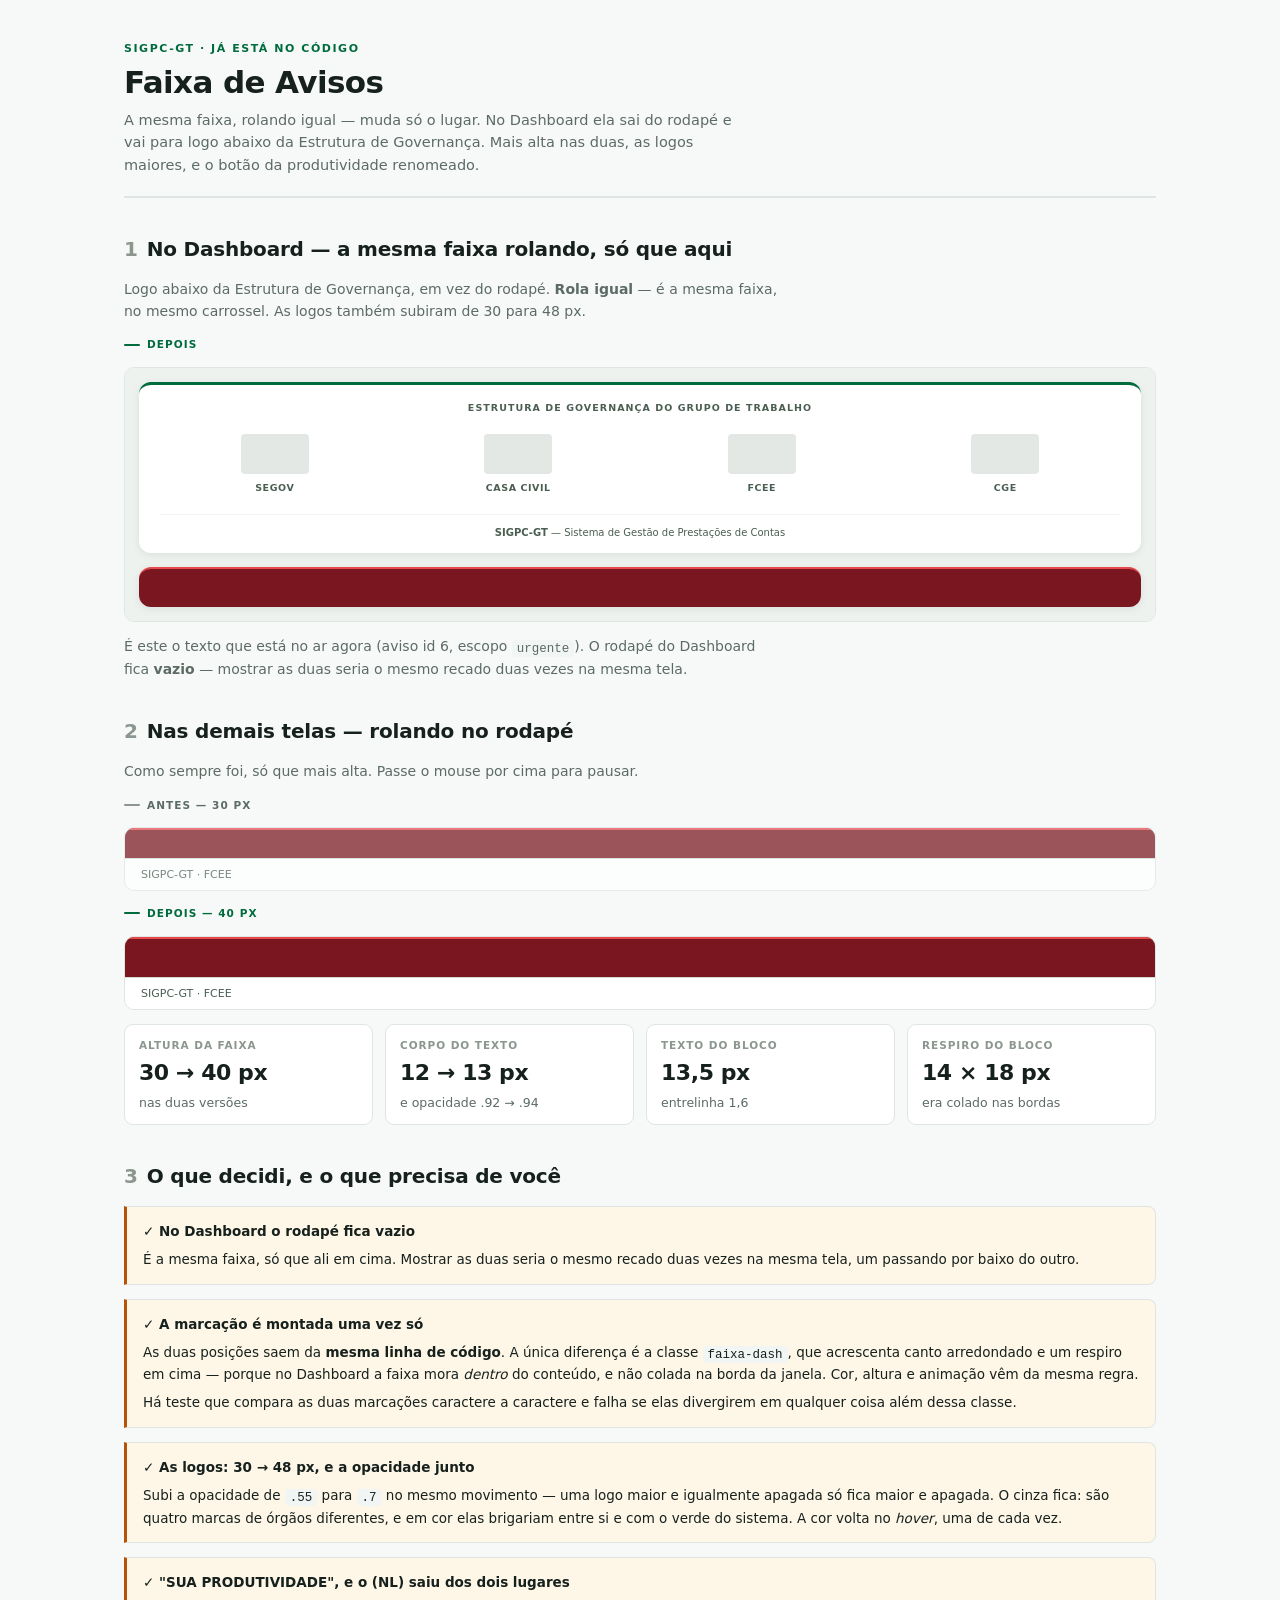
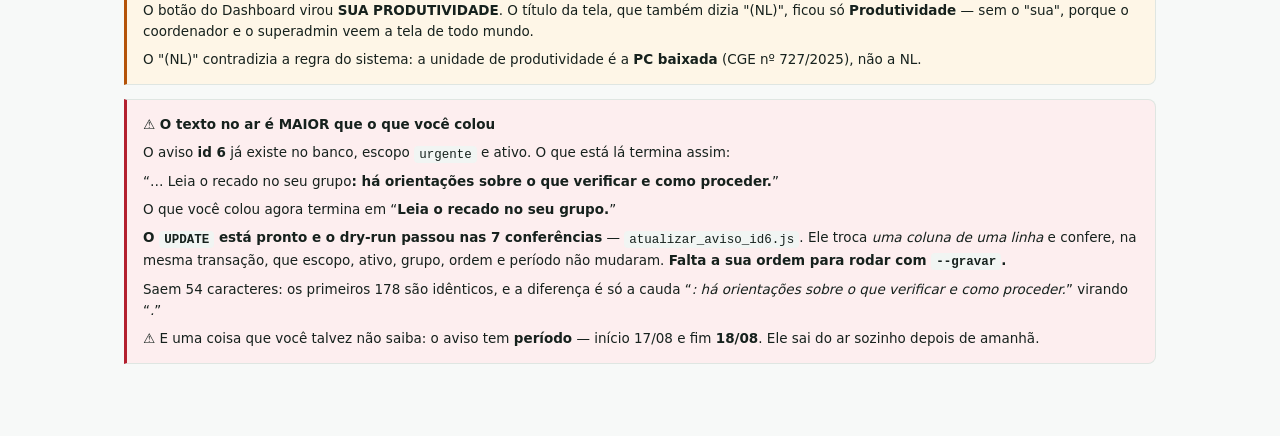
<file: MOCKUP_FAIXA.html>
<!DOCTYPE html>
<html lang="pt-BR">
<head>
<meta charset="UTF-8">
<meta name="viewport" content="width=device-width,initial-scale=1.0">
<title>Faixa de Avisos</title>
<style>
  :root{
    --pg-bg:#F7F9F8; --pg-card:#FFFFFF; --pg-linha:#DFE6E2;
    --pg-tx:#16211D; --pg-tx2:#5C6B64; --pg-tx3:#8B968F;
    --pg-verde:#006B3C; --pg-ambar:#B45309; --pg-ambar-bg:#FEF6E7;
    --pg-verm:#B3202F; --pg-verm-bg:#FDEEEF; --pg-cod:#F1F5F3;
  }
  @media (prefers-color-scheme: dark){
    :root:not([data-theme="light"]){
      --pg-bg:#0E1513; --pg-card:#161F1C; --pg-linha:#2A3733;
      --pg-tx:#E6EDEA; --pg-tx2:#9DAAA4; --pg-tx3:#6F7C76;
      --pg-verde:#3FBF80; --pg-ambar:#E9A03C; --pg-ambar-bg:#2A2114;
      --pg-verm:#F0808C; --pg-verm-bg:#2A1417; --pg-cod:#1D2926;
    }
  }
  :root[data-theme="dark"]{
    --pg-bg:#0E1513; --pg-card:#161F1C; --pg-linha:#2A3733;
    --pg-tx:#E6EDEA; --pg-tx2:#9DAAA4; --pg-tx3:#6F7C76;
    --pg-verde:#3FBF80; --pg-ambar:#E9A03C; --pg-ambar-bg:#2A2114;
    --pg-verm:#F0808C; --pg-verm-bg:#2A1417; --pg-cod:#1D2926;
  }
  *{box-sizing:border-box;}
  body{margin:0;background:var(--pg-bg);color:var(--pg-tx);
       font-family:system-ui,-apple-system,"Segoe UI",Roboto,sans-serif;font-size:15px;line-height:1.55;}
  .pg{max-width:1080px;margin:0 auto;padding:40px 24px 80px;display:flex;flex-direction:column;gap:36px;}
  .cab{display:flex;flex-direction:column;gap:8px;padding-bottom:20px;border-bottom:2px solid var(--pg-linha);}
  .cab .olho{font-size:11px;font-weight:700;letter-spacing:.14em;text-transform:uppercase;color:var(--pg-verde);}
  .cab h1{margin:0;font-size:31px;line-height:1.15;font-weight:800;letter-spacing:-.02em;text-wrap:balance;}
  .cab p{margin:0;max-width:66ch;color:var(--pg-tx2);font-size:14.5px;}
  section{display:flex;flex-direction:column;gap:14px;}
  h2{margin:0;font-size:20px;font-weight:800;letter-spacing:-.01em;}
  h2 .n{color:var(--pg-tx3);font-weight:700;margin-right:9px;}
  .sub{margin:0;color:var(--pg-tx2);font-size:14px;max-width:74ch;}
  .rot{display:inline-flex;align-items:center;gap:7px;align-self:flex-start;font-size:10.5px;
       font-weight:800;letter-spacing:.1em;text-transform:uppercase;color:var(--pg-tx2);}
  .rot::before{content:"";width:16px;height:2px;background:var(--pg-tx3);border-radius:2px;}
  .rot.dep{color:var(--pg-verde);} .rot.dep::before{background:var(--pg-verde);}
  .moldura{border:1px solid var(--pg-linha);border-radius:10px;overflow:hidden;background:#EDF2EE;}
  .moldura.pal{opacity:.72;}

  /* ══ a paleta real do SIGPC-GT, fixa nos dois temas ══ */
  .app{font-family:system-ui,-apple-system,"Segoe UI",Roboto,sans-serif;color:#1A2E22;background:#EDF2EE;padding:14px;}
  .gov-ft{background:#fff;border-radius:12px;box-shadow:0 2px 8px rgba(0,0,0,.08);
          border-top:3px solid #006B3C;padding:16px 20px 13px;}
  .gov-ft-hd{font-size:9.5px;font-weight:800;letter-spacing:.11em;text-transform:uppercase;
             color:#4A5E52;text-align:center;margin-bottom:13px;}
  .gov-ft-grid{display:grid;grid-template-columns:repeat(4,1fr);gap:12px;align-items:center;}
  .ft-lg{display:flex;flex-direction:column;align-items:center;gap:7px;padding:6px 8px;}
  .ft-lg .sel{width:68px;height:40px;border-radius:4px;background:#E3E8E5;}
  .ft-lg span{font-size:9.5px;font-weight:700;letter-spacing:.06em;text-transform:uppercase;color:#4A5E52;}
  .gov-ft-legal{margin-top:12px;padding-top:10px;border-top:1px solid #F2F5F3;text-align:center;
                font-size:10px;color:#4A5E52;line-height:1.5;}

  /* o BLOCO — como ficou no código */
  .faixa-bloco{margin-top:14px;background:#0F3D2E;border-radius:12px;border-top:3px solid #00A85E;
               box-shadow:0 2px 8px rgba(0,0,0,.08);padding:14px 18px;display:flex;flex-direction:column;gap:9px;}
  .faixa-bloco.urg{background:#7A1620;border-top-color:#E5484D;}
  .faixa-bloco-item{font-size:13.5px;line-height:1.6;color:rgba(255,255,255,.94);font-weight:600;
                    letter-spacing:.2px;white-space:normal;overflow-wrap:anywhere;}
  .faixa-urg-tag{background:#E5484D;color:#fff;font-size:9.5px;font-weight:800;border-radius:4px;
                 padding:1px 7px;margin-right:9px;}
  .faixa-bloco-item .faixa-urg-tag{vertical-align:2px;}

  /* a FAIXA do rodapé */
  .faixa{background:#0F3D2E;border-top:2px solid #006B3C;overflow:hidden;position:relative;
         height:40px;display:flex;align-items:center;}
  .faixa.urg{background:#7A1620;border-top-color:#E5484D;}
  .faixa.antiga{height:30px;}
  .faixa-dash{margin-top:14px;border-radius:12px;box-shadow:0 2px 8px rgba(0,0,0,.08);}
  .faixa-mv{display:inline-block;white-space:nowrap;padding-left:100%;
            animation:faixaRolar 34s linear infinite;font-size:13px;color:rgba(255,255,255,.94);
            font-weight:600;letter-spacing:.2px;}
  .faixa.antiga .faixa-mv{font-size:12px;color:rgba(255,255,255,.92);}
  .faixa:hover .faixa-mv{animation-play-state:paused;}
  .faixa-sep{opacity:.45;margin:0 22px;}
  @keyframes faixaRolar{from{transform:translateX(0)}to{transform:translateX(-100%)}}
  @media (prefers-reduced-motion: reduce){
    .faixa-mv{animation:none;padding-left:18px;white-space:normal;}
    .faixa{height:auto;padding:6px 0;}
  }
  .rodape-falso{background:#fff;border-top:1px solid #D0DDD5;padding:7px 16px;font-size:11px;color:#4A5E52;}

  .cx{border:1px solid var(--pg-linha);border-left:3px solid var(--pg-ambar);background:var(--pg-ambar-bg);
      border-radius:0 8px 8px 0;padding:14px 16px;display:flex;flex-direction:column;gap:7px;}
  .cx.dec{border-left-color:var(--pg-verm);background:var(--pg-verm-bg);}
  .cx h3{margin:0;font-size:13.5px;font-weight:800;}
  .cx p{margin:0;font-size:13.5px;}
  .cx ul{margin:2px 0 0;padding-left:19px;display:flex;flex-direction:column;gap:5px;}
  .cx li{font-size:13.5px;}
  code{font-family:ui-monospace,"Cascadia Mono",Consolas,monospace;font-size:12.5px;
       background:var(--pg-cod);padding:1.5px 5px;border-radius:4px;}
  .grade{display:grid;grid-template-columns:repeat(auto-fit,minmax(200px,1fr));gap:12px;}
  .fato{background:var(--pg-card);border:1px solid var(--pg-linha);border-radius:9px;padding:12px 14px;
        display:flex;flex-direction:column;gap:3px;}
  .fato .k{font-size:10.5px;font-weight:800;letter-spacing:.09em;text-transform:uppercase;color:var(--pg-tx3);}
  .fato .v{font-size:22px;font-weight:800;letter-spacing:-.02em;font-variant-numeric:tabular-nums;}
  .fato .d{font-size:12.5px;color:var(--pg-tx2);}
</style>

<div class="pg">

  <header class="cab">
    <div class="olho">SIGPC-GT · já está no código</div>
    <h1>Faixa de Avisos</h1>
    <p>A mesma faixa, rolando igual — muda só o lugar. No Dashboard ela sai do rodapé e vai
       para logo abaixo da Estrutura de Governança. Mais alta nas duas, as logos maiores, e o
       botão da produtividade renomeado.</p>
  </header>

  <section>
    <h2><span class="n">1</span>No Dashboard — a mesma faixa rolando, só que aqui</h2>
    <p class="sub">Logo abaixo da Estrutura de Governança, em vez do rodapé. <strong>Rola
       igual</strong> — é a mesma faixa, no mesmo carrossel. As logos também subiram de
       30 para 48 px.</p>

    <span class="rot dep">Depois</span>
    <div class="moldura">
      <div class="app">
        <div class="gov-ft">
          <div class="gov-ft-hd">Estrutura de Governança do Grupo de Trabalho</div>
          <div class="gov-ft-grid">
            <div class="ft-lg"><div class="sel"></div><span>SEGOV</span></div>
            <div class="ft-lg"><div class="sel"></div><span>Casa Civil</span></div>
            <div class="ft-lg"><div class="sel"></div><span>FCEE</span></div>
            <div class="ft-lg"><div class="sel"></div><span>CGE</span></div>
          </div>
          <div class="gov-ft-legal"><b>SIGPC-GT</b> — Sistema de Gestão de Prestações de Contas</div>
        </div>
        <div class="faixa urg faixa-dash" title="Passe o mouse para pausar e ler">
          <div class="faixa-mv"><span class="faixa-urg-tag">URGENTE</span>SISTEMA AJUSTADO E ATUALIZADO EM 16/08/2026 — Numeração das parciais corrigida e Controle Interno regularizado. Dê Ctrl+F5 para carregar a versão nova. Leia o recado no seu grupo: há orientações sobre o que verificar e como proceder.<span class="faixa-sep">•</span><span class="faixa-urg-tag">URGENTE</span>SISTEMA AJUSTADO E ATUALIZADO EM 16/08/2026 — Numeração das parciais corrigida e Controle Interno regularizado. Dê Ctrl+F5 para carregar a versão nova. Leia o recado no seu grupo: há orientações sobre o que verificar e como proceder.</div>
        </div>
      </div>
    </div>

    <p class="sub">É este o texto que está no ar agora (aviso id 6, escopo <code>urgente</code>).
       O rodapé do Dashboard fica <strong>vazio</strong> — mostrar as duas seria o mesmo recado
       duas vezes na mesma tela.</p>
  </section>

  <section>
    <h2><span class="n">2</span>Nas demais telas — rolando no rodapé</h2>
    <p class="sub">Como sempre foi, só que mais alta. Passe o mouse por cima para pausar.</p>

    <span class="rot">Antes — 30 px</span>
    <div class="moldura pal">
      <div class="app" style="padding:0;">
        <div class="faixa urg antiga" title="Passe o mouse para pausar e ler">
          <div class="faixa-mv"><span class="faixa-urg-tag">URGENTE</span>SISTEMA AJUSTADO E ATUALIZADO EM 16/08/2026 — Numeração das parciais corrigida e Controle Interno regularizado. Dê Ctrl+F5 para carregar a versão nova. Leia o recado no seu grupo: há orientações sobre o que verificar e como proceder.<span class="faixa-sep">•</span><span class="faixa-urg-tag">URGENTE</span>SISTEMA AJUSTADO E ATUALIZADO EM 16/08/2026 — Numeração das parciais corrigida e Controle Interno regularizado. Dê Ctrl+F5 para carregar a versão nova. Leia o recado no seu grupo: há orientações sobre o que verificar e como proceder.</div>
        </div>
        <div class="rodape-falso">SIGPC-GT · FCEE</div>
      </div>
    </div>

    <span class="rot dep">Depois — 40 px</span>
    <div class="moldura">
      <div class="app" style="padding:0;">
        <div class="faixa urg" title="Passe o mouse para pausar e ler">
          <div class="faixa-mv"><span class="faixa-urg-tag">URGENTE</span>SISTEMA AJUSTADO E ATUALIZADO EM 16/08/2026 — Numeração das parciais corrigida e Controle Interno regularizado. Dê Ctrl+F5 para carregar a versão nova. Leia o recado no seu grupo: há orientações sobre o que verificar e como proceder.<span class="faixa-sep">•</span><span class="faixa-urg-tag">URGENTE</span>SISTEMA AJUSTADO E ATUALIZADO EM 16/08/2026 — Numeração das parciais corrigida e Controle Interno regularizado. Dê Ctrl+F5 para carregar a versão nova. Leia o recado no seu grupo: há orientações sobre o que verificar e como proceder.</div>
        </div>
        <div class="rodape-falso">SIGPC-GT · FCEE</div>
      </div>
    </div>

    <div class="grade">
      <div class="fato"><span class="k">Altura da faixa</span><span class="v">30 → 40 px</span><span class="d">nas duas versões</span></div>
      <div class="fato"><span class="k">Corpo do texto</span><span class="v">12 → 13 px</span><span class="d">e opacidade .92 → .94</span></div>
      <div class="fato"><span class="k">Texto do bloco</span><span class="v">13,5 px</span><span class="d">entrelinha 1,6</span></div>
      <div class="fato"><span class="k">Respiro do bloco</span><span class="v">14 × 18 px</span><span class="d">era colado nas bordas</span></div>
    </div>
  </section>

  <section>
    <h2><span class="n">3</span>O que decidi, e o que precisa de você</h2>

    <div class="cx">
      <h3>✓ No Dashboard o rodapé fica vazio</h3>
      <p>É a mesma faixa, só que ali em cima. Mostrar as duas seria o mesmo recado duas vezes
         na mesma tela, um passando por baixo do outro.</p>
    </div>

    <div class="cx">
      <h3>✓ A marcação é montada uma vez só</h3>
      <p>As duas posições saem da <strong>mesma linha de código</strong>. A única diferença é
         a classe <code>faixa-dash</code>, que acrescenta canto arredondado e um respiro em
         cima — porque no Dashboard a faixa mora <em>dentro</em> do conteúdo, e não colada na
         borda da janela. Cor, altura e animação vêm da mesma regra.</p>
      <p>Há teste que compara as duas marcações caractere a caractere e falha se elas
         divergirem em qualquer coisa além dessa classe.</p>
    </div>

    <div class="cx">
      <h3>✓ As logos: 30 → 48 px, e a opacidade junto</h3>
      <p>Subi a opacidade de <code>.55</code> para <code>.7</code> no mesmo movimento — uma
         logo maior e igualmente apagada só fica maior e apagada. O cinza fica: são quatro
         marcas de órgãos diferentes, e em cor elas brigariam entre si e com o verde do
         sistema. A cor volta no <em>hover</em>, uma de cada vez.</p>
    </div>

    <div class="cx">
      <h3>✓ "SUA PRODUTIVIDADE", e o (NL) saiu dos dois lugares</h3>
      <p>O botão do Dashboard virou <strong>SUA PRODUTIVIDADE</strong>. O título da tela, que
         também dizia "(NL)", ficou só <strong>Produtividade</strong> — sem o "sua", porque o
         coordenador e o superadmin veem a tela de todo mundo.</p>
      <p>O "(NL)" contradizia a regra do sistema: a unidade de produtividade é a
         <strong>PC baixada</strong> (CGE nº 727/2025), não a NL.</p>
    </div>

    <div class="cx dec">
      <h3>⚠ O texto no ar é MAIOR que o que você colou</h3>
      <p>O aviso <strong>id 6</strong> já existe no banco, escopo <code>urgente</code> e ativo.
         O que está lá termina assim:</p>
      <p>“… Leia o recado no seu grupo<strong>: há orientações sobre o que verificar e como
         proceder.</strong>”</p>
      <p>O que você colou agora termina em “<strong>Leia o recado no seu grupo.</strong>”</p>
      <p><strong>O <code>UPDATE</code> está pronto e o dry-run passou nas 7 conferências</strong>
         — <code>atualizar_aviso_id6.js</code>. Ele troca <em>uma coluna de uma linha</em> e
         confere, na mesma transação, que escopo, ativo, grupo, ordem e período não mudaram.
         <strong>Falta a sua ordem para rodar com <code>--gravar</code>.</strong></p>
      <p>Saem 54 caracteres: os primeiros 178 são idênticos, e a diferença é só a cauda
         “<em>: há orientações sobre o que verificar e como proceder.</em>” virando “<em>.</em>”</p>
      <p>⚠️ E uma coisa que você talvez não saiba: o aviso tem <strong>período</strong> —
         início 17/08 e fim <strong>18/08</strong>. Ele sai do ar sozinho depois de amanhã.</p>
    </div>
  </section>

</div>

</html>
</file>
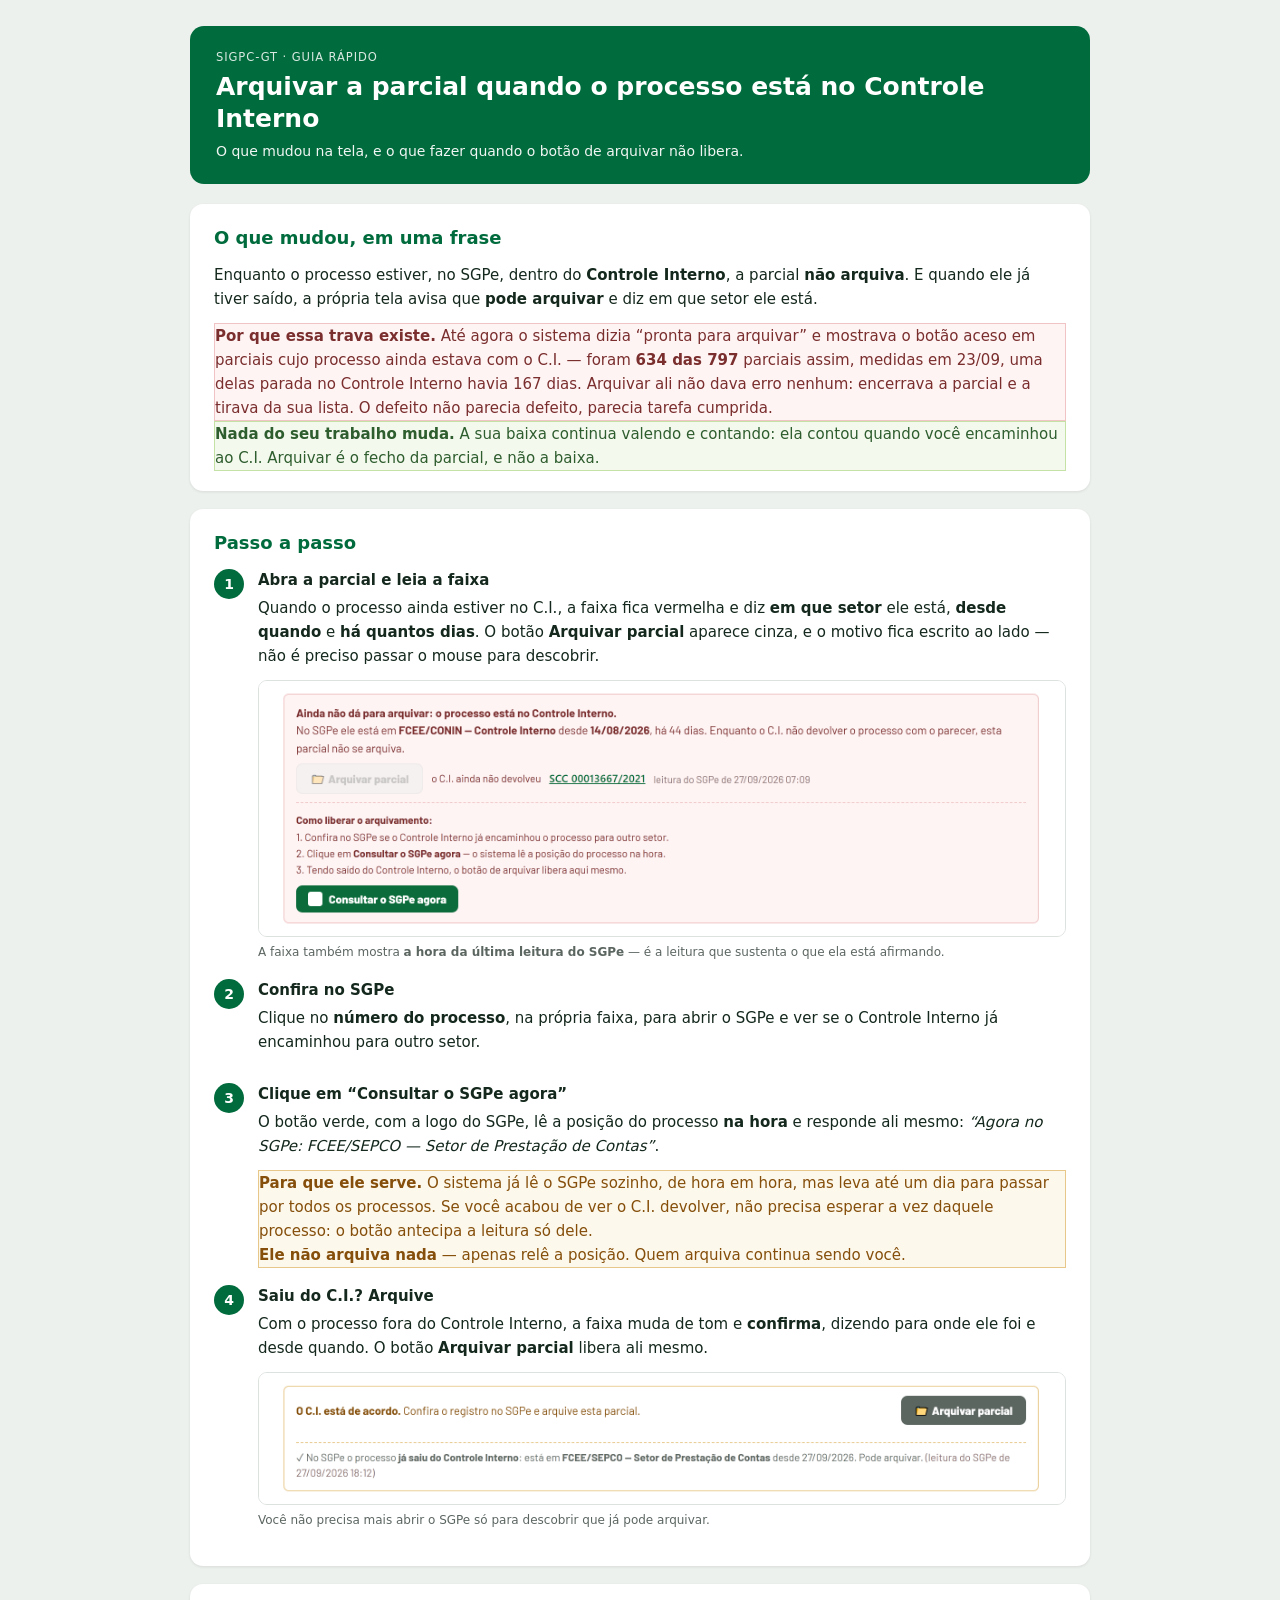
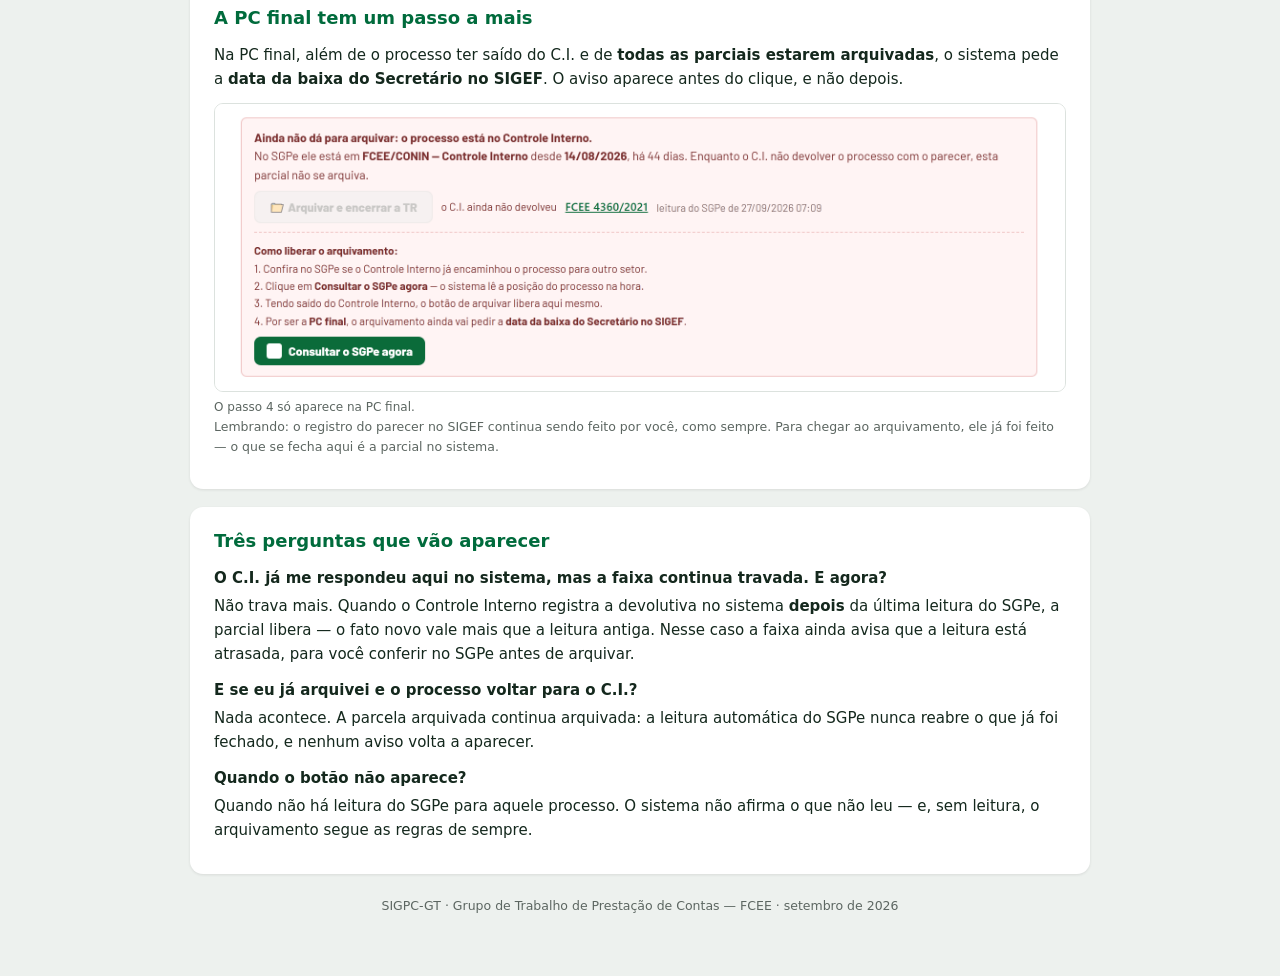
<file: assets/novidades/guia_arquivar_sgpe.html>
<!DOCTYPE html>
<html lang="pt-BR">
<head>
<meta charset="UTF-8">
<meta name="viewport" content="width=device-width,initial-scale=1">
<title>Arquivar a parcial quando o processo está no Controle Interno — SIGPC-GT</title>
<style>
  :root{--v:#006B3C;--t:#14281D;--ct:#5C6661;--cb:#DCE2DE;--f:#F4F7F5;--fundo:#EDF1EE;
        --vm:#7A2E2E;--vmf:#FFF4F4;--vmb:#F0C4C4;--am:#854F0B;--amb:#E8C88A;--amf:#FDF8EC}
  *{box-sizing:border-box}
  body{margin:0;padding:26px 16px 60px;background:var(--fundo);color:var(--t);
       font-family:"Barlow","Segoe UI",system-ui,sans-serif;font-size:15px;line-height:1.6}
  .caixa{max-width:900px;margin:0 auto}
  header{background:var(--v);color:#fff;border-radius:14px;padding:22px 26px;margin-bottom:20px}
  header .et{font-size:11.5px;letter-spacing:.08em;text-transform:uppercase;opacity:.85}
  header h1{margin:5px 0 6px;font-size:25px;line-height:1.25}
  header p{margin:0;font-size:14px;opacity:.94}
  .cartao{background:#fff;border-radius:13px;box-shadow:0 1px 3px rgba(0,0,0,.09);padding:20px 24px;margin-bottom:18px}
  h2{font-size:18px;margin:0 0 10px;color:var(--v)}
  h3{font-size:15px;margin:0 0 4px}
  p{margin:0 0 12px}
  .passo{display:flex;gap:14px;align-items:flex-start;margin-bottom:16px}
  .num{flex:0 0 30px;height:30px;border-radius:50%;background:var(--v);color:#fff;font-weight:800;
       display:inline-flex;align-items:center;justify-content:center;font-size:14px;margin-top:1px}
  .passo > div{flex:1 1 auto;min-width:0}
  figure{margin:10px 0 0}
  img{width:100%;height:auto;display:block;border:1px solid var(--cb);border-radius:9px;background:#fff}
  figcaption{font-size:12px;color:var(--ct);margin-top:6px}
  .box{border-radius:9px;padding:13px 16px;margin:14px 0;font-size:14px;line-height:1.55}
  .aviso{background:var(--vmf);border:1px solid var(--vmb);color:var(--vm)}
  .nota{background:var(--amf);border:1px solid var(--amb);color:var(--am)}
  .ok{background:#F4F9EE;border:1px solid #C5E1A5;color:#2E5D2E}
  ul{margin:8px 0 12px;padding-left:20px} li{margin:5px 0}
  .pq{font-size:12.5px;color:var(--ct)}
  .fim{text-align:center;font-size:12.5px;color:var(--ct);margin-top:22px}
  b.d{color:var(--vm)}
</style>
</head>
<body><div class="caixa">

<header>
  <div class="et">SIGPC-GT · Guia rápido</div>
  <h1>Arquivar a parcial quando o processo está no Controle Interno</h1>
  <p>O que mudou na tela, e o que fazer quando o botão de arquivar não libera.</p>
</header>

<div class="cartao">
  <h2>O que mudou, em uma frase</h2>
  <p>Enquanto o processo estiver, no SGPe, dentro do <b>Controle Interno</b>, a parcial
  <b>não arquiva</b>. E quando ele já tiver saído, a própria tela avisa que <b>pode arquivar</b> e
  diz em que setor ele está.</p>

  <div class="aviso">
    <b>Por que essa trava existe.</b> Até agora o sistema dizia “pronta para arquivar” e mostrava o
    botão aceso em parciais cujo processo ainda estava com o C.I. — foram <b>634 das 797</b> parciais
    assim, medidas em 23/09, uma delas parada no Controle Interno havia 167 dias. Arquivar ali não
    dava erro nenhum: encerrava a parcial e a tirava da sua lista. O defeito não parecia defeito,
    parecia tarefa cumprida.
  </div>

  <div class="ok">
    <b>Nada do seu trabalho muda.</b> A sua baixa continua valendo e contando: ela contou quando você
    encaminhou ao C.I. Arquivar é o fecho da parcial, e não a baixa.
  </div>
</div>

<div class="cartao">
  <h2>Passo a passo</h2>

  <div class="passo">
    <span class="num">1</span>
    <div>
      <h3>Abra a parcial e leia a faixa</h3>
      <p>Quando o processo ainda estiver no C.I., a faixa fica vermelha e diz <b>em que setor</b> ele
      está, <b>desde quando</b> e <b>há quantos dias</b>. O botão <b>Arquivar parcial</b> aparece
      cinza, e o motivo fica escrito ao lado — não é preciso passar o mouse para descobrir.</p>
      <figure>
        <img src="passo1_travada.png" alt="Faixa vermelha dizendo que o processo está no Controle Interno, com o botão de arquivar cinza e o passo a passo logo abaixo.">
        <figcaption>A faixa também mostra <b>a hora da última leitura do SGPe</b> — é a leitura que
        sustenta o que ela está afirmando.</figcaption>
      </figure>
    </div>
  </div>

  <div class="passo">
    <span class="num">2</span>
    <div>
      <h3>Confira no SGPe</h3>
      <p>Clique no <b>número do processo</b>, na própria faixa, para abrir o SGPe e ver se o Controle
      Interno já encaminhou para outro setor.</p>
    </div>
  </div>

  <div class="passo">
    <span class="num">3</span>
    <div>
      <h3>Clique em “Consultar o SGPe agora”</h3>
      <p>O botão verde, com a logo do SGPe, lê a posição do processo <b>na hora</b> e responde ali
      mesmo: <i>“Agora no SGPe: FCEE/SEPCO — Setor de Prestação de Contas”</i>.</p>
      <div class="nota">
        <b>Para que ele serve.</b> O sistema já lê o SGPe sozinho, de hora em hora, mas leva até um
        dia para passar por todos os processos. Se você acabou de ver o C.I. devolver, não precisa
        esperar a vez daquele processo: o botão antecipa a leitura só dele.
        <br><b>Ele não arquiva nada</b> — apenas relê a posição. Quem arquiva continua sendo você.
      </div>
    </div>
  </div>

  <div class="passo">
    <span class="num">4</span>
    <div>
      <h3>Saiu do C.I.? Arquive</h3>
      <p>Com o processo fora do Controle Interno, a faixa muda de tom e <b>confirma</b>, dizendo para
      onde ele foi e desde quando. O botão <b>Arquivar parcial</b> libera ali mesmo.</p>
      <figure>
        <img src="passo2_liberada.png" alt="Faixa confirmando que o processo já saiu do Controle Interno e está no Setor de Prestação de Contas, com o botão de arquivar liberado.">
        <figcaption>Você não precisa mais abrir o SGPe só para descobrir que já pode arquivar.</figcaption>
      </figure>
    </div>
  </div>
</div>

<div class="cartao">
  <h2>A PC final tem um passo a mais</h2>
  <p>Na PC final, além de o processo ter saído do C.I. e de <b>todas as parciais estarem arquivadas</b>,
  o sistema pede a <b>data da baixa do Secretário no SIGEF</b>. O aviso aparece antes do clique, e não
  depois.</p>
  <figure>
    <img src="passo3_final.png" alt="A mesma faixa na PC final, com um quarto passo avisando que o arquivamento vai pedir a data da baixa do Secretário no SIGEF.">
    <figcaption>O passo 4 só aparece na PC final.</figcaption>
  </figure>
  <p class="pq">Lembrando: o registro do parecer no SIGEF continua sendo feito por você, como sempre.
  Para chegar ao arquivamento, ele já foi feito — o que se fecha aqui é a parcial no sistema.</p>
</div>

<div class="cartao">
  <h2>Três perguntas que vão aparecer</h2>

  <h3>O C.I. já me respondeu aqui no sistema, mas a faixa continua travada. E agora?</h3>
  <p>Não trava mais. Quando o Controle Interno registra a devolutiva no sistema <b>depois</b> da última
  leitura do SGPe, a parcial libera — o fato novo vale mais que a leitura antiga. Nesse caso a faixa
  ainda avisa que a leitura está atrasada, para você conferir no SGPe antes de arquivar.</p>

  <h3>E se eu já arquivei e o processo voltar para o C.I.?</h3>
  <p>Nada acontece. A parcela arquivada continua arquivada: a leitura automática do SGPe nunca reabre
  o que já foi fechado, e nenhum aviso volta a aparecer.</p>

  <h3>Quando o botão não aparece?</h3>
  <p>Quando não há leitura do SGPe para aquele processo. O sistema não afirma o que não leu — e, sem
  leitura, o arquivamento segue as regras de sempre.</p>
</div>

<div class="fim">SIGPC-GT · Grupo de Trabalho de Prestação de Contas — FCEE · setembro de 2026</div>

</div></body></html>
</file>
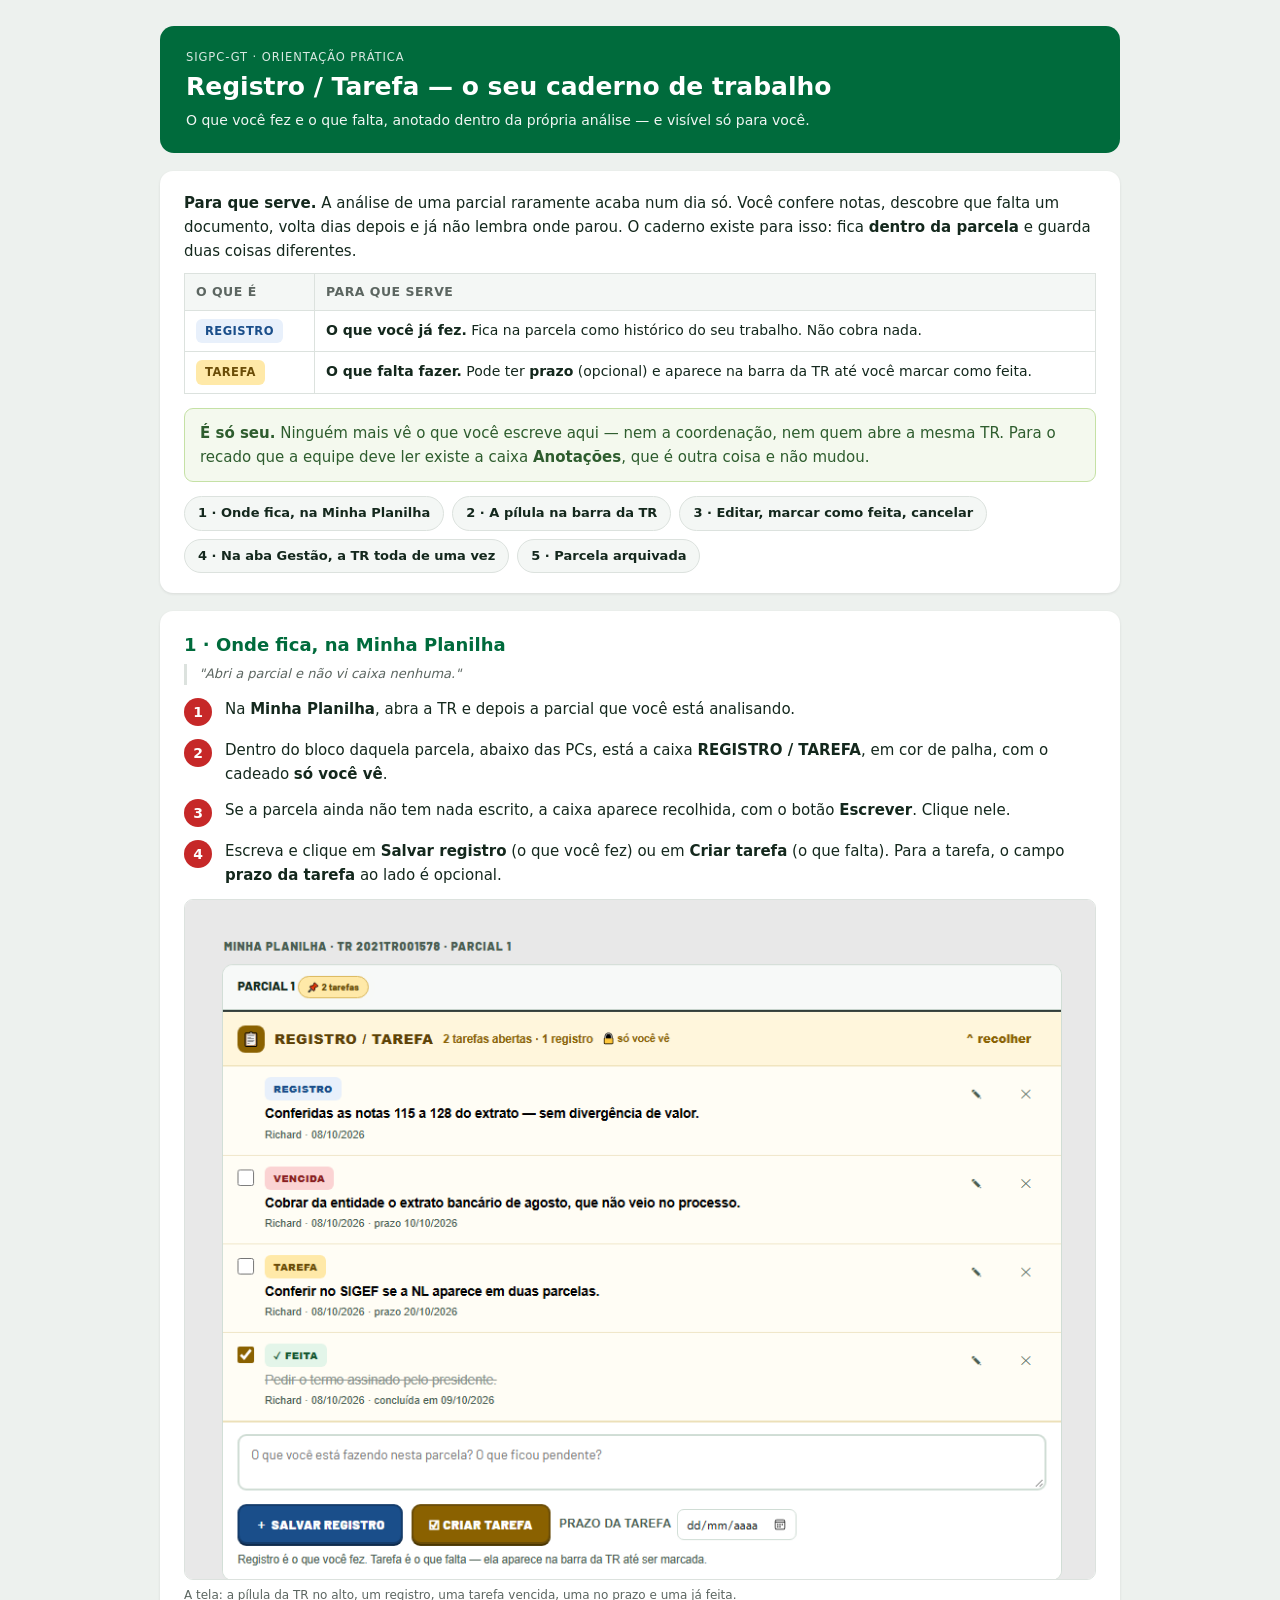
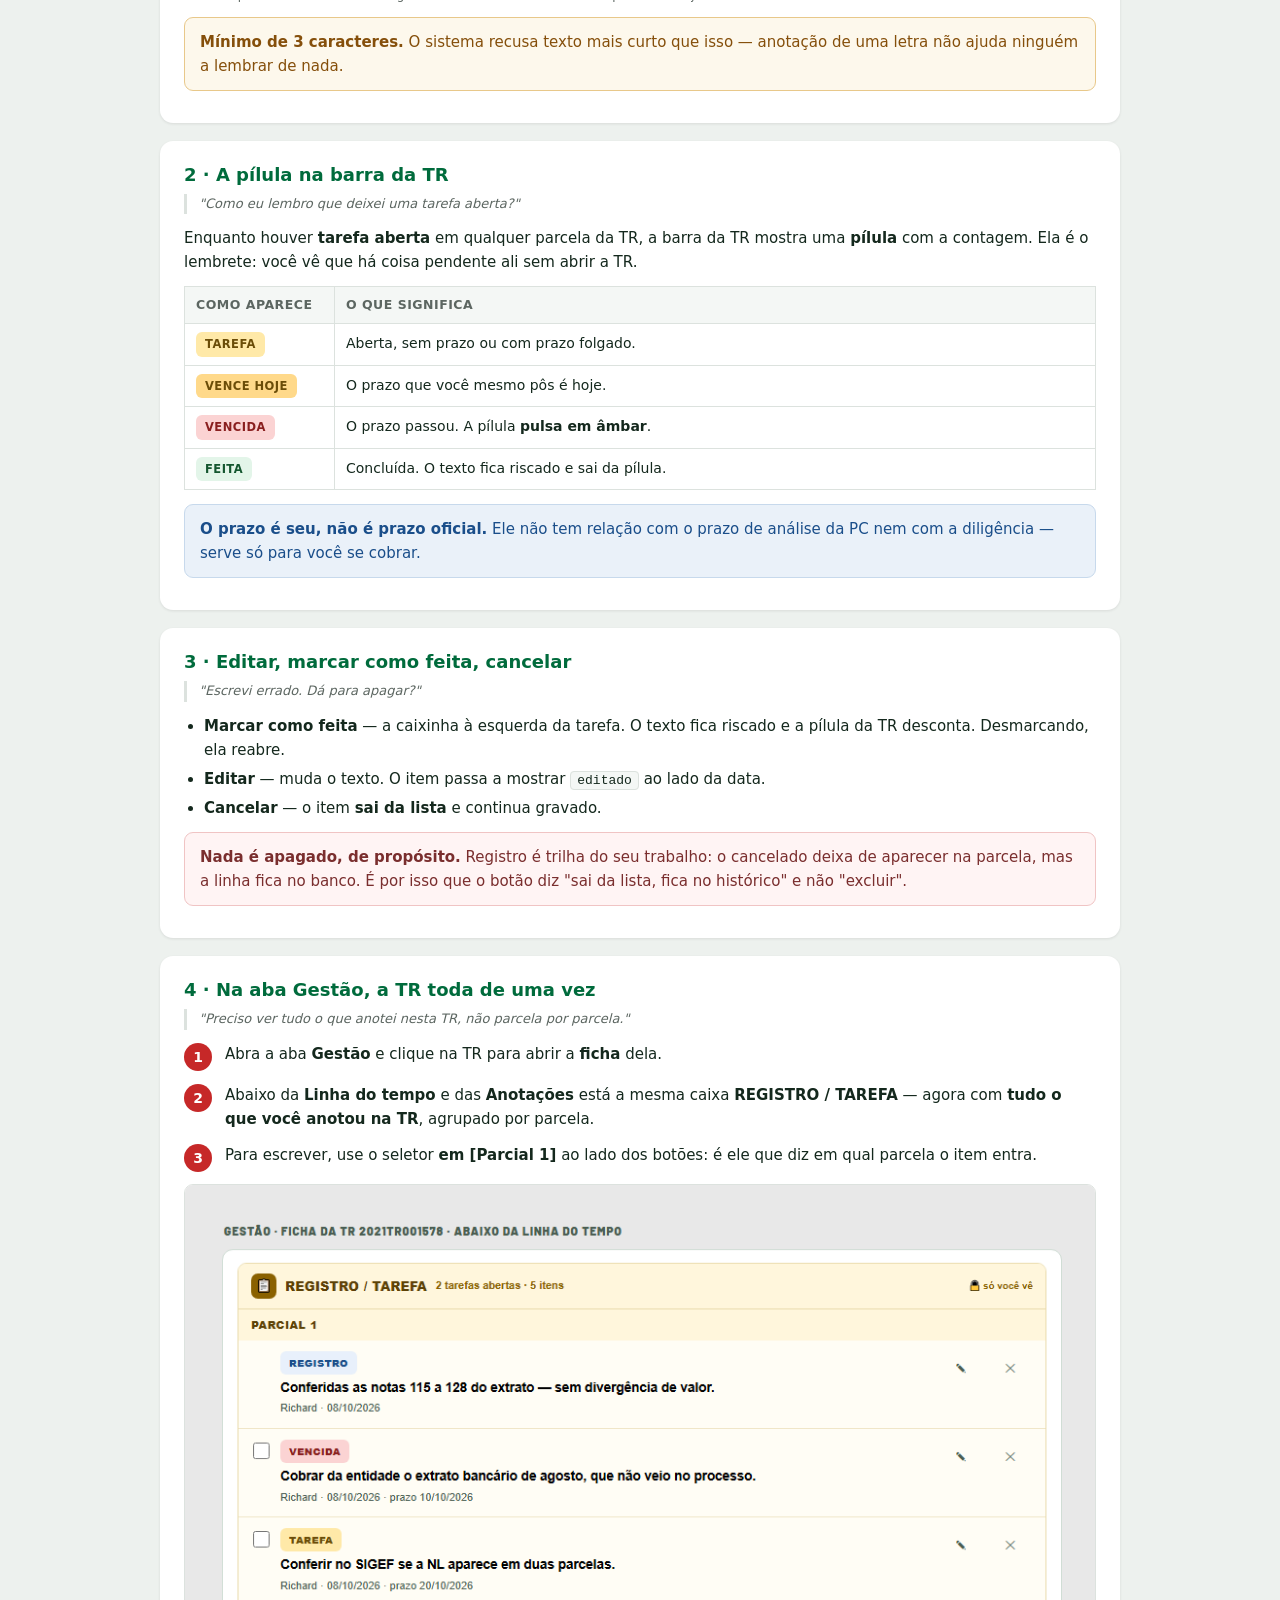
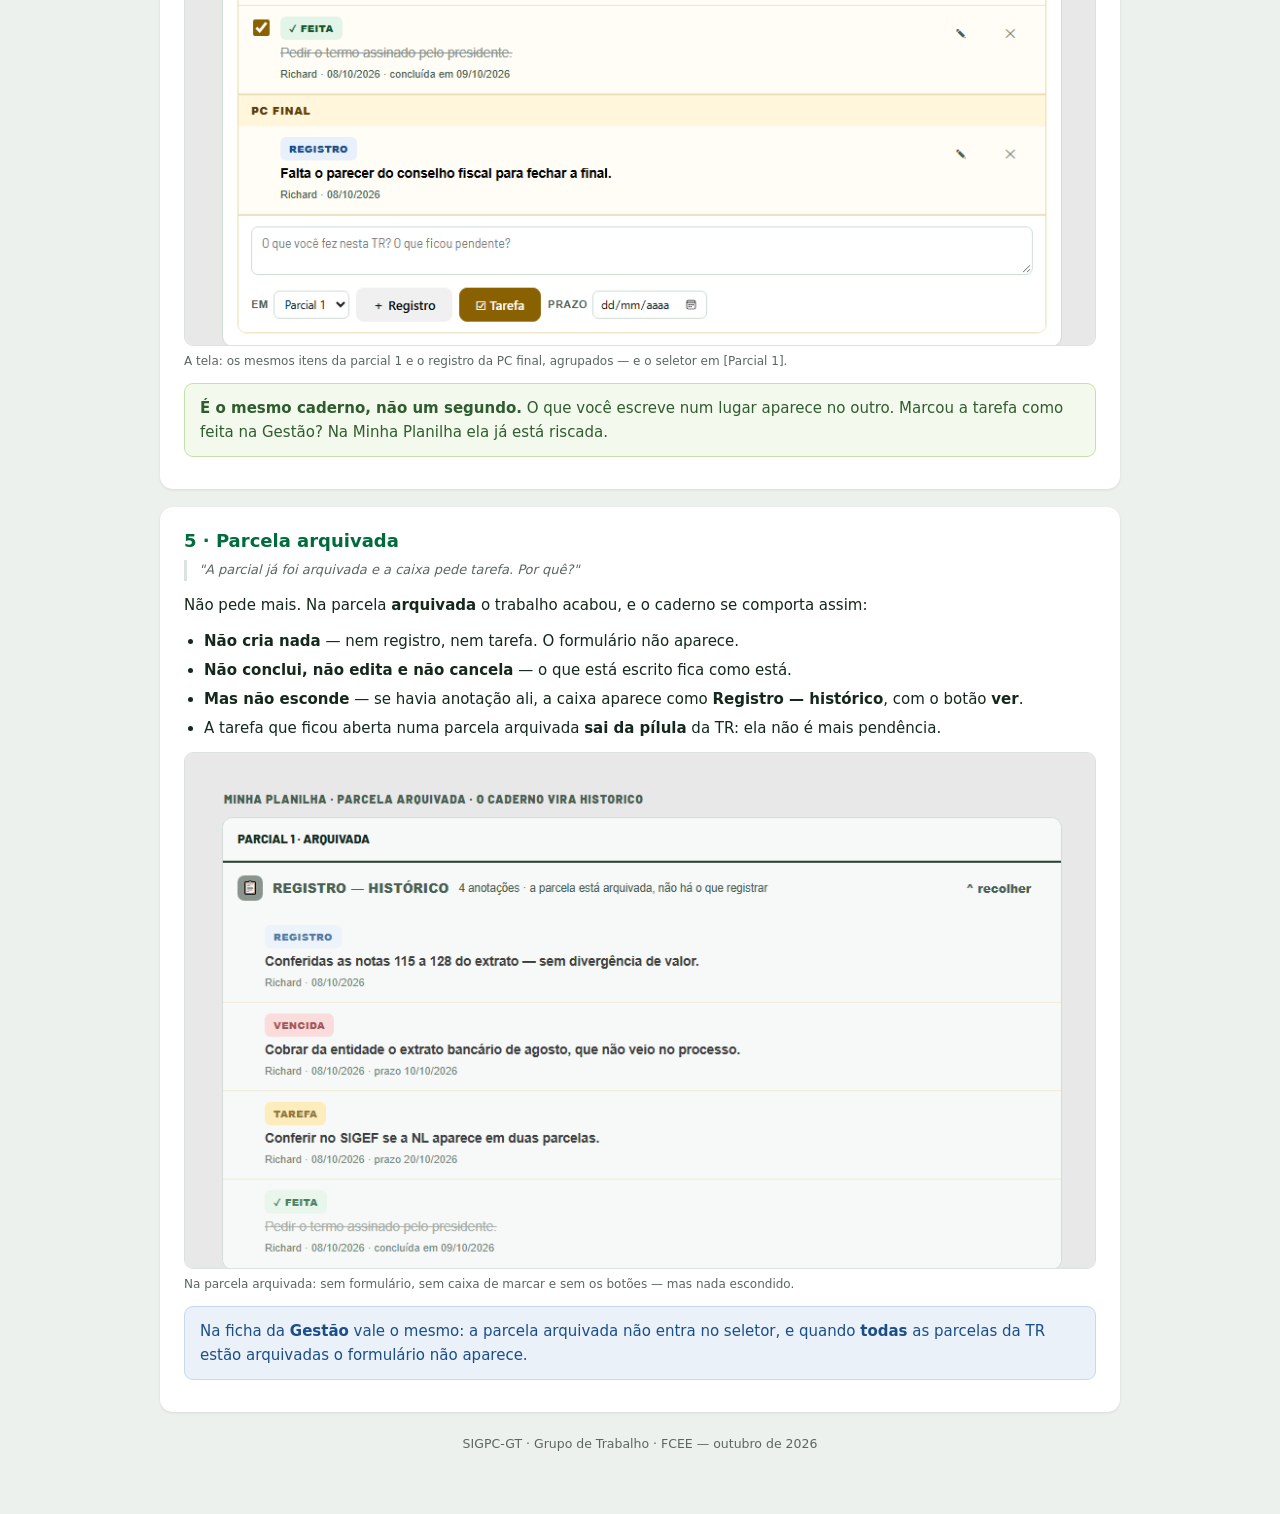
<file: assets/orientacoes/guia_registro_tarefa.html>
<!DOCTYPE html>
<html lang="pt-BR">
<head>
<meta charset="UTF-8">
<meta name="viewport" content="width=device-width,initial-scale=1">
<title>Registro / Tarefa — o caderno do analista — SIGPC-GT</title>
<style>
  :root{--v:#006B3C;--t:#14281D;--ct:#5C6661;--cb:#DCE2DE;--f:#F4F7F5;--fundo:#EDF1EE;
        --vm:#7A2E2E;--vmf:#FFF4F4;--vmb:#F0C4C4;--am:#854F0B;--amb:#E8C88A;--amf:#FDF8EC;
        --az:#1A4E8A;--azf:#EAF1F9;--azb:#C7D9EC}
  *{box-sizing:border-box}
  body{margin:0;padding:26px 16px 60px;background:var(--fundo);color:var(--t);
       font-family:"Barlow","Segoe UI",system-ui,sans-serif;font-size:15px;line-height:1.6}
  .caixa{max-width:960px;margin:0 auto}
  header{background:var(--v);color:#fff;border-radius:14px;padding:22px 26px;margin-bottom:18px}
  header .et{font-size:11.5px;letter-spacing:.08em;text-transform:uppercase;opacity:.85}
  header h1{margin:5px 0 6px;font-size:25px;line-height:1.25}
  header p{margin:0;font-size:14px;opacity:.94}
  .cartao{background:#fff;border-radius:13px;box-shadow:0 1px 3px rgba(0,0,0,.09);padding:20px 24px;margin-bottom:18px}
  h2{font-size:18px;margin:0 0 4px;color:var(--v)}
  .sit{font-size:13px;color:var(--ct);font-style:italic;margin:0 0 12px;padding-left:12px;border-left:3px solid var(--cb)}
  h3{font-size:15px;margin:16px 0 4px}
  p{margin:0 0 12px}
  .passo{display:flex;gap:13px;align-items:flex-start;margin-bottom:12px}
  .num{flex:0 0 28px;height:28px;border-radius:50%;background:#C62828;color:#fff;font-weight:800;
       display:inline-flex;align-items:center;justify-content:center;font-size:14px;margin-top:1px}
  .passo > div{flex:1 1 auto;min-width:0}
  figure{margin:12px 0 4px}
  img{width:100%;height:auto;display:block;border:1px solid var(--cb);border-radius:9px;background:#fff}
  figcaption{font-size:12px;color:var(--ct);margin-top:6px}
  .box{border-radius:9px;padding:12px 15px;margin:12px 0;font-size:14px;line-height:1.55}
  .aviso{background:var(--vmf);border:1px solid var(--vmb);color:var(--vm);border-radius:9px;padding:12px 15px;margin:12px 0}
  .nota{background:var(--amf);border:1px solid var(--amb);color:var(--am);border-radius:9px;padding:12px 15px;margin:12px 0}
  .ok{background:#F4F9EE;border:1px solid #C5E1A5;color:#2E5D2E;border-radius:9px;padding:12px 15px;margin:12px 0}
  .info{background:var(--azf);border:1px solid var(--azb);color:var(--az);border-radius:9px;padding:12px 15px;margin:12px 0}
  ul{margin:8px 0 12px;padding-left:20px} li{margin:5px 0}
  .fim{text-align:center;font-size:12.5px;color:var(--ct);margin-top:22px}
  .ind{display:flex;flex-wrap:wrap;gap:8px;margin:14px 0 0}
  .ind a{background:var(--f);border:1px solid var(--cb);border-radius:20px;padding:6px 13px;font-size:13px;
         color:var(--t);text-decoration:none;font-weight:600}
  code{background:var(--f);border:1px solid var(--cb);border-radius:4px;padding:1px 6px;font-size:13px}
  table{width:100%;border-collapse:collapse;margin:10px 0 14px;font-size:14px}
  th,td{border:1px solid var(--cb);padding:8px 11px;text-align:left;vertical-align:top}
  th{background:var(--f);font-size:12.5px;text-transform:uppercase;letter-spacing:.04em;color:var(--ct)}
  .pil{display:inline-block;font-size:11.5px;font-weight:800;padding:3px 9px;border-radius:6px;
       text-transform:uppercase;letter-spacing:.04em}
  .p-reg{background:#E8F0FB;color:#1A4E8A} .p-tar{background:#FFE9A8;color:#6B4D08}
  .p-hoje{background:#FFD98A;color:#6B4D08} .p-venc{background:#FBD3D3;color:#8A1F1F}
  .p-feita{background:#E3F5E9;color:#14562F}
</style>
</head>
<body><div class="caixa">

<header>
  <div class="et">SIGPC-GT · Orientação prática</div>
  <h1>Registro / Tarefa — o seu caderno de trabalho</h1>
  <p>O que você fez e o que falta, anotado dentro da própria análise — e visível só para você.</p>
</header>

<div class="cartao">
  <b>Para que serve.</b> A análise de uma parcial raramente acaba num dia só. Você confere notas,
  descobre que falta um documento, volta dias depois e já não lembra onde parou. O caderno existe
  para isso: fica <b>dentro da parcela</b> e guarda duas coisas diferentes.
  <table>
    <tr><th style="width:130px">O que é</th><th>Para que serve</th></tr>
    <tr><td><span class="pil p-reg">Registro</span></td>
        <td><b>O que você já fez.</b> Fica na parcela como histórico do seu trabalho. Não cobra nada.</td></tr>
    <tr><td><span class="pil p-tar">Tarefa</span></td>
        <td><b>O que falta fazer.</b> Pode ter <b>prazo</b> (opcional) e aparece na barra da TR
        até você marcar como feita.</td></tr>
  </table>
  <div class="ok"><b>É só seu.</b> Ninguém mais vê o que você escreve aqui — nem a coordenação,
  nem quem abre a mesma TR. Para o recado que a equipe deve ler existe a caixa <b>Anotações</b>,
  que é outra coisa e não mudou.</div>
  <div class="ind">
    <a href="#s1">1 · Onde fica, na Minha Planilha</a>
    <a href="#s2">2 · A pílula na barra da TR</a>
    <a href="#s3">3 · Editar, marcar como feita, cancelar</a>
    <a href="#s4">4 · Na aba Gestão, a TR toda de uma vez</a>
    <a href="#s5">5 · Parcela arquivada</a>
  </div>
</div>

<div class="cartao" id="s1">
  <h2>1 · Onde fica, na Minha Planilha</h2>
  <p class="sit">"Abri a parcial e não vi caixa nenhuma."</p>
  <div class="passo"><span class="num">1</span><div>Na <b>Minha Planilha</b>, abra a TR e depois a
    parcial que você está analisando.</div></div>
  <div class="passo"><span class="num">2</span><div>Dentro do bloco daquela parcela, abaixo das PCs,
    está a caixa <b>REGISTRO / TAREFA</b>, em cor de palha, com o cadeado <b>só você vê</b>.</div></div>
  <div class="passo"><span class="num">3</span><div>Se a parcela ainda não tem nada escrito, a caixa
    aparece recolhida, com o botão <b>Escrever</b>. Clique nele.</div></div>
  <div class="passo"><span class="num">4</span><div>Escreva e clique em <b>Salvar registro</b>
    (o que você fez) ou em <b>Criar tarefa</b> (o que falta). Para a tarefa, o campo
    <b>prazo da tarefa</b> ao lado é opcional.</div></div>
  <figure>
    <img src="tela_parcela.png" alt="A caixa Registro / Tarefa na parcela, na Minha Planilha">
    <figcaption>A tela: a pílula da TR no alto, um registro, uma tarefa vencida, uma no prazo e uma já feita.</figcaption>
  </figure>
  <div class="nota"><b>Mínimo de 3 caracteres.</b> O sistema recusa texto mais curto que isso —
  anotação de uma letra não ajuda ninguém a lembrar de nada.</div>
</div>

<div class="cartao" id="s2">
  <h2>2 · A pílula na barra da TR</h2>
  <p class="sit">"Como eu lembro que deixei uma tarefa aberta?"</p>
  <p>Enquanto houver <b>tarefa aberta</b> em qualquer parcela da TR, a barra da TR mostra uma
  <b>pílula</b> com a contagem. Ela é o lembrete: você vê que há coisa pendente ali sem abrir a TR.</p>
  <table>
    <tr><th style="width:150px">Como aparece</th><th>O que significa</th></tr>
    <tr><td><span class="pil p-tar">Tarefa</span></td><td>Aberta, sem prazo ou com prazo folgado.</td></tr>
    <tr><td><span class="pil p-hoje">Vence hoje</span></td><td>O prazo que você mesmo pôs é hoje.</td></tr>
    <tr><td><span class="pil p-venc">Vencida</span></td><td>O prazo passou. A pílula <b>pulsa em âmbar</b>.</td></tr>
    <tr><td><span class="pil p-feita">feita</span></td><td>Concluída. O texto fica riscado e sai da pílula.</td></tr>
  </table>
  <div class="info"><b>O prazo é seu, não é prazo oficial.</b> Ele não tem relação com o prazo de
  análise da PC nem com a diligência — serve só para você se cobrar.</div>
</div>

<div class="cartao" id="s3">
  <h2>3 · Editar, marcar como feita, cancelar</h2>
  <p class="sit">"Escrevi errado. Dá para apagar?"</p>
  <ul>
    <li><b>Marcar como feita</b> — a caixinha à esquerda da tarefa. O texto fica riscado e a
    pílula da TR desconta. Desmarcando, ela reabre.</li>
    <li><b>Editar</b> — muda o texto. O item passa a mostrar <code>editado</code> ao lado da data.</li>
    <li><b>Cancelar</b> — o item <b>sai da lista</b> e continua gravado.</li>
  </ul>
  <div class="aviso"><b>Nada é apagado, de propósito.</b> Registro é trilha do seu trabalho: o
  cancelado deixa de aparecer na parcela, mas a linha fica no banco. É por isso que o botão diz
  "sai da lista, fica no histórico" e não "excluir".</div>
</div>

<div class="cartao" id="s4">
  <h2>4 · Na aba Gestão, a TR toda de uma vez</h2>
  <p class="sit">"Preciso ver tudo o que anotei nesta TR, não parcela por parcela."</p>
  <div class="passo"><span class="num">1</span><div>Abra a aba <b>Gestão</b> e clique na TR para
    abrir a <b>ficha</b> dela.</div></div>
  <div class="passo"><span class="num">2</span><div>Abaixo da <b>Linha do tempo</b> e das
    <b>Anotações</b> está a mesma caixa <b>REGISTRO / TAREFA</b> — agora com <b>tudo o que você
    anotou na TR</b>, agrupado por parcela.</div></div>
  <div class="passo"><span class="num">3</span><div>Para escrever, use o seletor
    <b>em [Parcial 1]</b> ao lado dos botões: é ele que diz em qual parcela o item entra.</div></div>
  <figure>
    <img src="tela_gestao.png" alt="O caderno na ficha da TR, na aba Gestão">
    <figcaption>A tela: os mesmos itens da parcial 1 e o registro da PC final, agrupados — e o seletor em [Parcial 1].</figcaption>
  </figure>
  <div class="ok"><b>É o mesmo caderno, não um segundo.</b> O que você escreve num lugar aparece
  no outro. Marcou a tarefa como feita na Gestão? Na Minha Planilha ela já está riscada.</div>
</div>

<div class="cartao" id="s5">
  <h2>5 · Parcela arquivada</h2>
  <p class="sit">"A parcial já foi arquivada e a caixa pede tarefa. Por quê?"</p>
  <p>Não pede mais. Na parcela <b>arquivada</b> o trabalho acabou, e o caderno se comporta assim:</p>
  <ul>
    <li><b>Não cria nada</b> — nem registro, nem tarefa. O formulário não aparece.</li>
    <li><b>Não conclui, não edita e não cancela</b> — o que está escrito fica como está.</li>
    <li><b>Mas não esconde</b> — se havia anotação ali, a caixa aparece como
    <b>Registro — histórico</b>, com o botão <b>ver</b>.</li>
    <li>A tarefa que ficou aberta numa parcela arquivada <b>sai da pílula</b> da TR: ela não é
    mais pendência.</li>
  </ul>
  <figure>
    <img src="tela_arquivada.png" alt="A caixa na parcela arquivada, só histórico">
    <figcaption>Na parcela arquivada: sem formulário, sem caixa de marcar e sem os botões — mas nada escondido.</figcaption>
  </figure>
  <div class="info">Na ficha da <b>Gestão</b> vale o mesmo: a parcela arquivada não entra no
  seletor, e quando <b>todas</b> as parcelas da TR estão arquivadas o formulário não aparece.</div>
</div>

<div class="fim">SIGPC-GT · Grupo de Trabalho · FCEE — outubro de 2026</div>

</div></body>
</html>
</file>
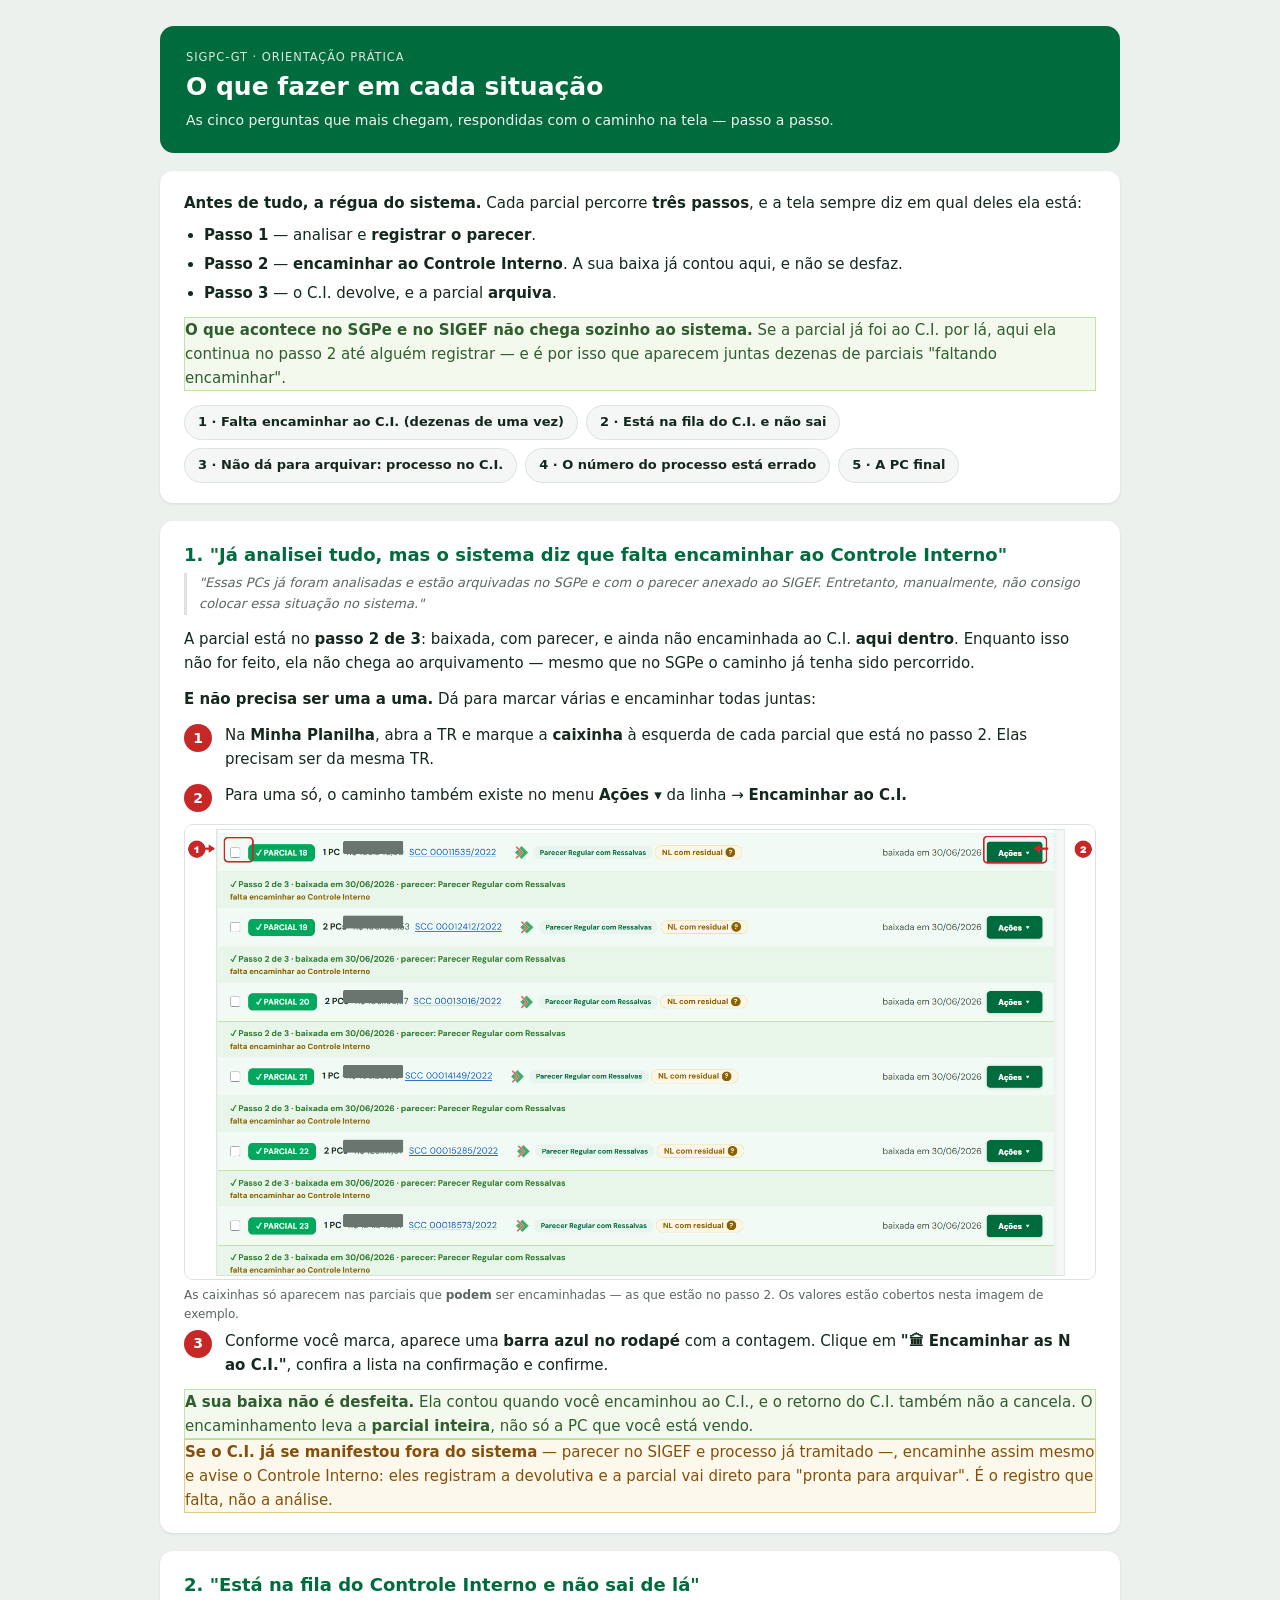
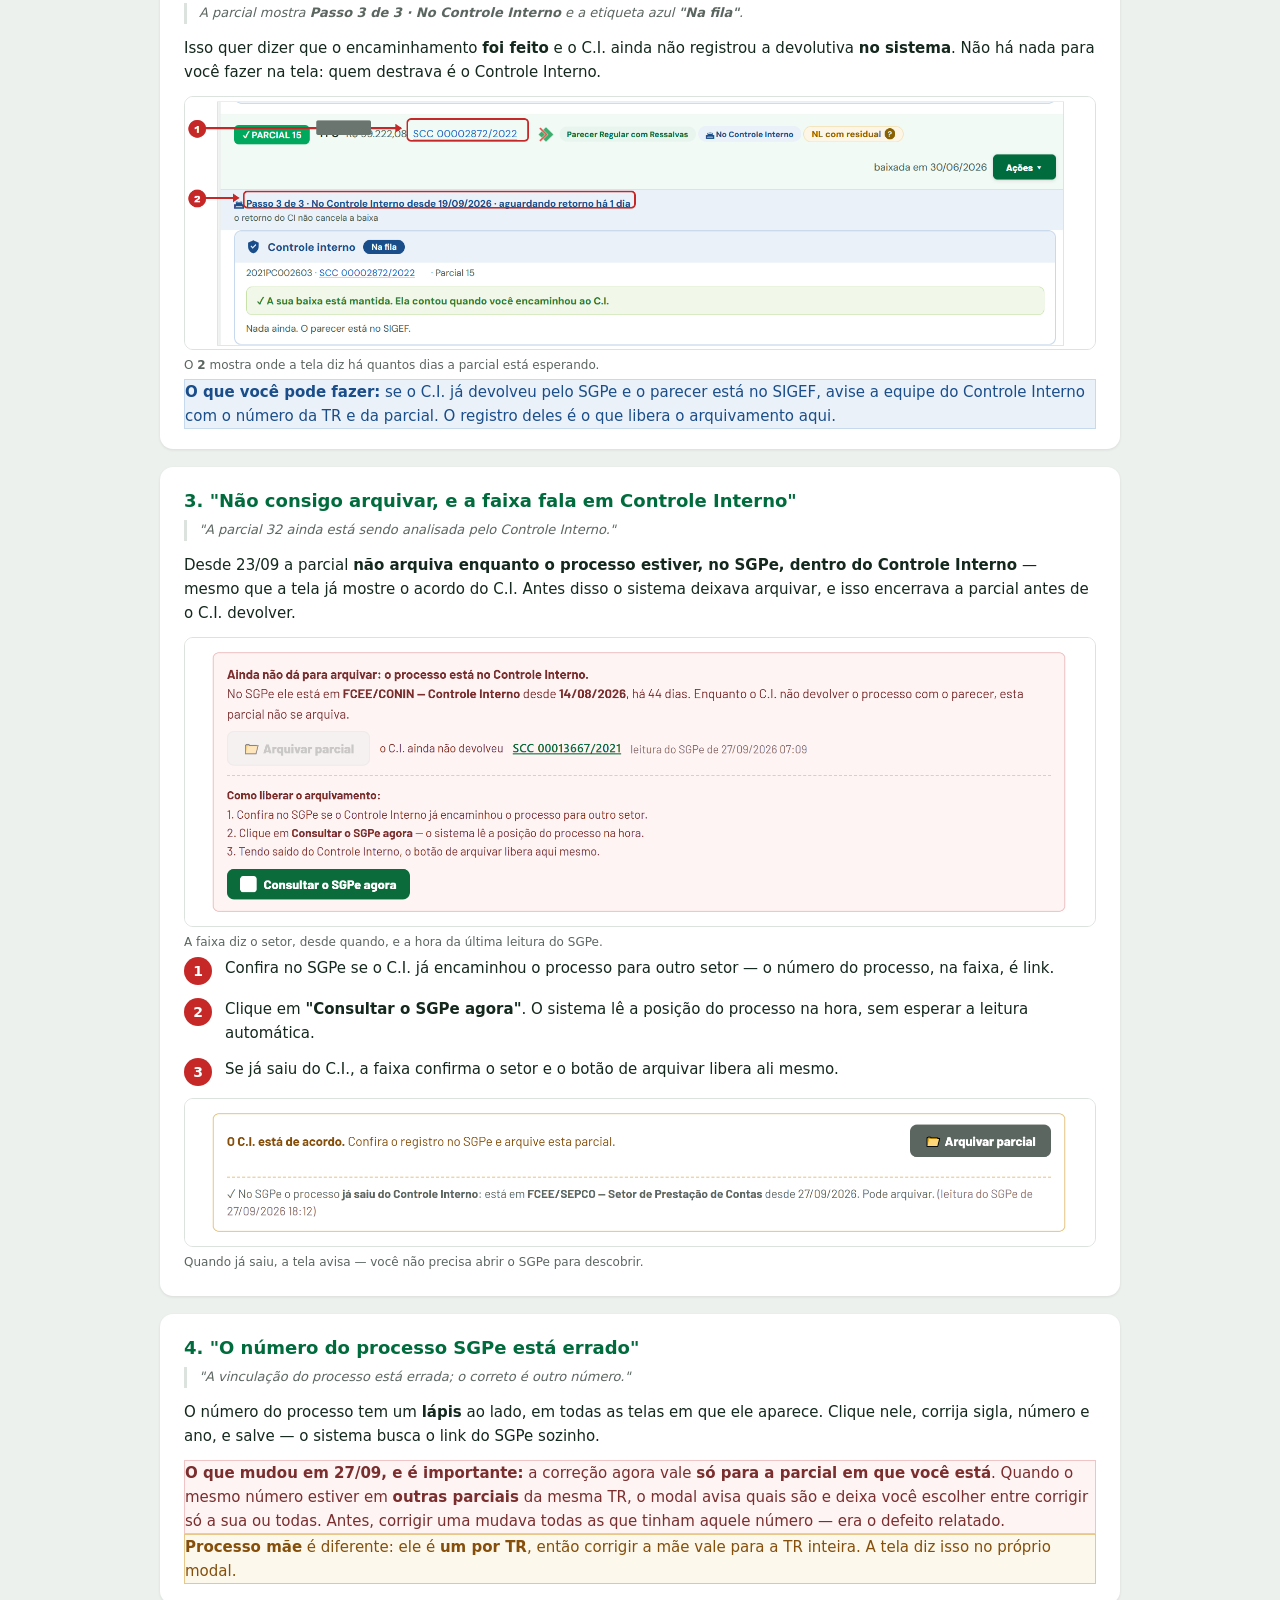
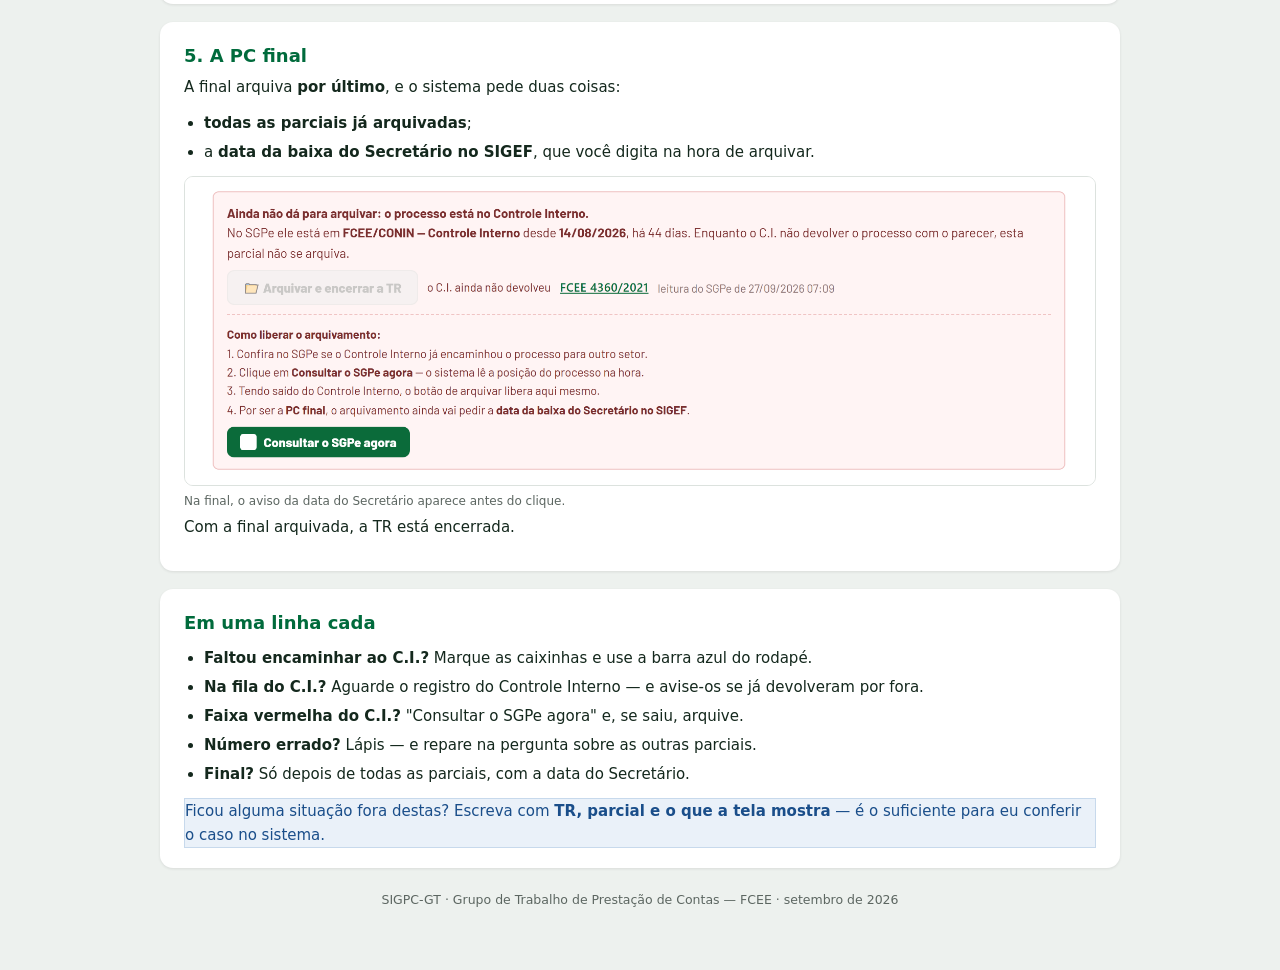
<file: assets/orientacoes/guia_situacoes.html>
<!DOCTYPE html>
<html lang="pt-BR">
<head>
<meta charset="UTF-8">
<meta name="viewport" content="width=device-width,initial-scale=1">
<title>O que fazer em cada situação — SIGPC-GT</title>
<style>
  :root{--v:#006B3C;--t:#14281D;--ct:#5C6661;--cb:#DCE2DE;--f:#F4F7F5;--fundo:#EDF1EE;
        --vm:#7A2E2E;--vmf:#FFF4F4;--vmb:#F0C4C4;--am:#854F0B;--amb:#E8C88A;--amf:#FDF8EC;
        --az:#1A4E8A;--azf:#EAF1F9;--azb:#C7D9EC}
  *{box-sizing:border-box}
  body{margin:0;padding:26px 16px 60px;background:var(--fundo);color:var(--t);
       font-family:"Barlow","Segoe UI",system-ui,sans-serif;font-size:15px;line-height:1.6}
  .caixa{max-width:960px;margin:0 auto}
  header{background:var(--v);color:#fff;border-radius:14px;padding:22px 26px;margin-bottom:18px}
  header .et{font-size:11.5px;letter-spacing:.08em;text-transform:uppercase;opacity:.85}
  header h1{margin:5px 0 6px;font-size:25px;line-height:1.25}
  header p{margin:0;font-size:14px;opacity:.94}
  .cartao{background:#fff;border-radius:13px;box-shadow:0 1px 3px rgba(0,0,0,.09);padding:20px 24px;margin-bottom:18px}
  h2{font-size:18px;margin:0 0 4px;color:var(--v)}
  .sit{font-size:13px;color:var(--ct);font-style:italic;margin:0 0 12px;padding-left:12px;border-left:3px solid var(--cb)}
  h3{font-size:15px;margin:16px 0 4px}
  p{margin:0 0 12px}
  .passo{display:flex;gap:13px;align-items:flex-start;margin-bottom:12px}
  .num{flex:0 0 28px;height:28px;border-radius:50%;background:#C62828;color:#fff;font-weight:800;
       display:inline-flex;align-items:center;justify-content:center;font-size:14px;margin-top:1px}
  .passo > div{flex:1 1 auto;min-width:0}
  figure{margin:12px 0 4px}
  img{width:100%;height:auto;display:block;border:1px solid var(--cb);border-radius:9px;background:#fff}
  figcaption{font-size:12px;color:var(--ct);margin-top:6px}
  .box{border-radius:9px;padding:12px 15px;margin:12px 0;font-size:14px;line-height:1.55}
  .aviso{background:var(--vmf);border:1px solid var(--vmb);color:var(--vm)}
  .nota{background:var(--amf);border:1px solid var(--amb);color:var(--am)}
  .ok{background:#F4F9EE;border:1px solid #C5E1A5;color:#2E5D2E}
  .info{background:var(--azf);border:1px solid var(--azb);color:var(--az)}
  ul{margin:8px 0 12px;padding-left:20px} li{margin:5px 0}
  .fim{text-align:center;font-size:12.5px;color:var(--ct);margin-top:22px}
  .ind{display:flex;flex-wrap:wrap;gap:8px;margin:14px 0 0}
  .ind a{background:var(--f);border:1px solid var(--cb);border-radius:20px;padding:6px 13px;font-size:13px;
         color:var(--t);text-decoration:none;font-weight:600}
  code{background:var(--f);border:1px solid var(--cb);border-radius:4px;padding:1px 6px;font-size:13px}
</style>
</head>
<body><div class="caixa">

<header>
  <div class="et">SIGPC-GT · Orientação prática</div>
  <h1>O que fazer em cada situação</h1>
  <p>As cinco perguntas que mais chegam, respondidas com o caminho na tela — passo a passo.</p>
</header>

<div class="cartao">
  <b>Antes de tudo, a régua do sistema.</b> Cada parcial percorre <b>três passos</b>, e a tela sempre
  diz em qual deles ela está:
  <ul>
    <li><b>Passo 1</b> — analisar e <b>registrar o parecer</b>.</li>
    <li><b>Passo 2</b> — <b>encaminhar ao Controle Interno</b>. A sua baixa já contou aqui, e não se desfaz.</li>
    <li><b>Passo 3</b> — o C.I. devolve, e a parcial <b>arquiva</b>.</li>
  </ul>
  <div class="ok"><b>O que acontece no SGPe e no SIGEF não chega sozinho ao sistema.</b> Se a parcial
  já foi ao C.I. por lá, aqui ela continua no passo 2 até alguém registrar — e é por isso que
  aparecem juntas dezenas de parciais "faltando encaminhar".</div>
  <div class="ind">
    <a href="#s1">1 · Falta encaminhar ao C.I. (dezenas de uma vez)</a>
    <a href="#s2">2 · Está na fila do C.I. e não sai</a>
    <a href="#s3">3 · Não dá para arquivar: processo no C.I.</a>
    <a href="#s4">4 · O número do processo está errado</a>
    <a href="#s5">5 · A PC final</a>
  </div>
</div>

<div class="cartao" id="s1">
  <h2>1. "Já analisei tudo, mas o sistema diz que falta encaminhar ao Controle Interno"</h2>
  <p class="sit">"Essas PCs já foram analisadas e estão arquivadas no SGPe e com o parecer anexado ao
  SIGEF. Entretanto, manualmente, não consigo colocar essa situação no sistema."</p>

  <p>A parcial está no <b>passo 2 de 3</b>: baixada, com parecer, e ainda não encaminhada ao C.I.
  <b>aqui dentro</b>. Enquanto isso não for feito, ela não chega ao arquivamento — mesmo que no SGPe
  o caminho já tenha sido percorrido.</p>

  <p><b>E não precisa ser uma a uma.</b> Dá para marcar várias e encaminhar todas juntas:</p>

  <div class="passo"><span class="num">1</span><div>
    Na <b>Minha Planilha</b>, abra a TR e marque a <b>caixinha</b> à esquerda de cada parcial que está
    no passo 2. Elas precisam ser da mesma TR.</div></div>
  <div class="passo"><span class="num">2</span><div>
    Para uma só, o caminho também existe no menu <b>Ações ▾</b> da linha → <b>Encaminhar ao C.I.</b></div></div>

  <figure>
    <img src="fig1_lote.png" alt="Linhas de parciais no passo 2, com a caixinha de seleção à esquerda e o menu Ações à direita.">
    <figcaption>As caixinhas só aparecem nas parciais que <b>podem</b> ser encaminhadas — as que estão
    no passo 2. Os valores estão cobertos nesta imagem de exemplo.</figcaption>
  </figure>

  <div class="passo"><span class="num">3</span><div>
    Conforme você marca, aparece uma <b>barra azul no rodapé</b> com a contagem. Clique em
    <b>"🏛 Encaminhar as N ao C.I."</b>, confira a lista na confirmação e confirme.</div></div>

  <div class="ok"><b>A sua baixa não é desfeita.</b> Ela contou quando você encaminhou ao C.I., e o
  retorno do C.I. também não a cancela. O encaminhamento leva a <b>parcial inteira</b>, não só a PC que
  você está vendo.</div>

  <div class="nota"><b>Se o C.I. já se manifestou fora do sistema</b> — parecer no SIGEF e processo já
  tramitado —, encaminhe assim mesmo e avise o Controle Interno: eles registram a devolutiva e a
  parcial vai direto para "pronta para arquivar". É o registro que falta, não a análise.</div>
</div>

<div class="cartao" id="s2">
  <h2>2. "Está na fila do Controle Interno e não sai de lá"</h2>
  <p class="sit">A parcial mostra <b>Passo 3 de 3 · No Controle Interno</b> e a etiqueta azul
  <b>"Na fila"</b>.</p>

  <p>Isso quer dizer que o encaminhamento <b>foi feito</b> e o C.I. ainda não registrou a devolutiva
  <b>no sistema</b>. Não há nada para você fazer na tela: quem destrava é o Controle Interno.</p>

  <figure>
    <img src="fig2_lapis.png" alt="Parcial no passo 3, com a etiqueta Na fila e o bloco do Controle Interno.">
    <figcaption>O <b>2</b> mostra onde a tela diz há quantos dias a parcial está esperando.</figcaption>
  </figure>

  <div class="info"><b>O que você pode fazer:</b> se o C.I. já devolveu pelo SGPe e o parecer está no
  SIGEF, avise a equipe do Controle Interno com o número da TR e da parcial. O registro deles é o que
  libera o arquivamento aqui.</div>
</div>

<div class="cartao" id="s3">
  <h2>3. "Não consigo arquivar, e a faixa fala em Controle Interno"</h2>
  <p class="sit">"A parcial 32 ainda está sendo analisada pelo Controle Interno."</p>

  <p>Desde 23/09 a parcial <b>não arquiva enquanto o processo estiver, no SGPe, dentro do Controle
  Interno</b> — mesmo que a tela já mostre o acordo do C.I. Antes disso o sistema deixava arquivar, e
  isso encerrava a parcial antes de o C.I. devolver.</p>

  <figure>
    <img src="passo1_travada.png" alt="Faixa vermelha explicando que o processo está no Controle Interno, com o botão Consultar o SGPe agora.">
    <figcaption>A faixa diz o setor, desde quando, e a hora da última leitura do SGPe.</figcaption>
  </figure>

  <div class="passo"><span class="num">1</span><div>Confira no SGPe se o C.I. já encaminhou o processo
    para outro setor — o número do processo, na faixa, é link.</div></div>
  <div class="passo"><span class="num">2</span><div>Clique em <b>"Consultar o SGPe agora"</b>. O sistema
    lê a posição do processo na hora, sem esperar a leitura automática.</div></div>
  <div class="passo"><span class="num">3</span><div>Se já saiu do C.I., a faixa confirma o setor e o
    botão de arquivar libera ali mesmo.</div></div>

  <figure>
    <img src="passo2_liberada.png" alt="Faixa confirmando que o processo saiu do Controle Interno e já pode arquivar.">
    <figcaption>Quando já saiu, a tela avisa — você não precisa abrir o SGPe para descobrir.</figcaption>
  </figure>
</div>

<div class="cartao" id="s4">
  <h2>4. "O número do processo SGPe está errado"</h2>
  <p class="sit">"A vinculação do processo está errada; o correto é outro número."</p>

  <p>O número do processo tem um <b>lápis</b> ao lado, em todas as telas em que ele aparece. Clique
  nele, corrija sigla, número e ano, e salve — o sistema busca o link do SGPe sozinho.</p>

  <div class="aviso"><b>O que mudou em 27/09, e é importante:</b> a correção agora vale <b>só para a
  parcial em que você está</b>. Quando o mesmo número estiver em <b>outras parciais</b> da mesma TR, o
  modal avisa quais são e deixa você escolher entre corrigir só a sua ou todas. Antes, corrigir uma
  mudava todas as que tinham aquele número — era o defeito relatado.</div>

  <div class="nota"><b>Processo mãe</b> é diferente: ele é <b>um por TR</b>, então corrigir a mãe vale
  para a TR inteira. A tela diz isso no próprio modal.</div>
</div>

<div class="cartao" id="s5">
  <h2>5. A PC final</h2>
  <p>A final arquiva <b>por último</b>, e o sistema pede duas coisas:</p>
  <ul>
    <li><b>todas as parciais já arquivadas</b>;</li>
    <li>a <b>data da baixa do Secretário no SIGEF</b>, que você digita na hora de arquivar.</li>
  </ul>
  <figure>
    <img src="passo3_final.png" alt="A faixa da PC final, com o aviso do passo a mais da baixa do Secretário.">
    <figcaption>Na final, o aviso da data do Secretário aparece antes do clique.</figcaption>
  </figure>
  <p>Com a final arquivada, a TR está encerrada.</p>
</div>

<div class="cartao">
  <h2>Em uma linha cada</h2>
  <ul>
    <li><b>Faltou encaminhar ao C.I.?</b> Marque as caixinhas e use a barra azul do rodapé.</li>
    <li><b>Na fila do C.I.?</b> Aguarde o registro do Controle Interno — e avise-os se já devolveram por fora.</li>
    <li><b>Faixa vermelha do C.I.?</b> "Consultar o SGPe agora" e, se saiu, arquive.</li>
    <li><b>Número errado?</b> Lápis — e repare na pergunta sobre as outras parciais.</li>
    <li><b>Final?</b> Só depois de todas as parciais, com a data do Secretário.</li>
  </ul>
  <div class="info">Ficou alguma situação fora destas? Escreva com <b>TR, parcial e o que a tela mostra</b> —
  é o suficiente para eu conferir o caso no sistema.</div>
</div>

<div class="fim">SIGPC-GT · Grupo de Trabalho de Prestação de Contas — FCEE · setembro de 2026</div>

</div></body></html>
</file>
